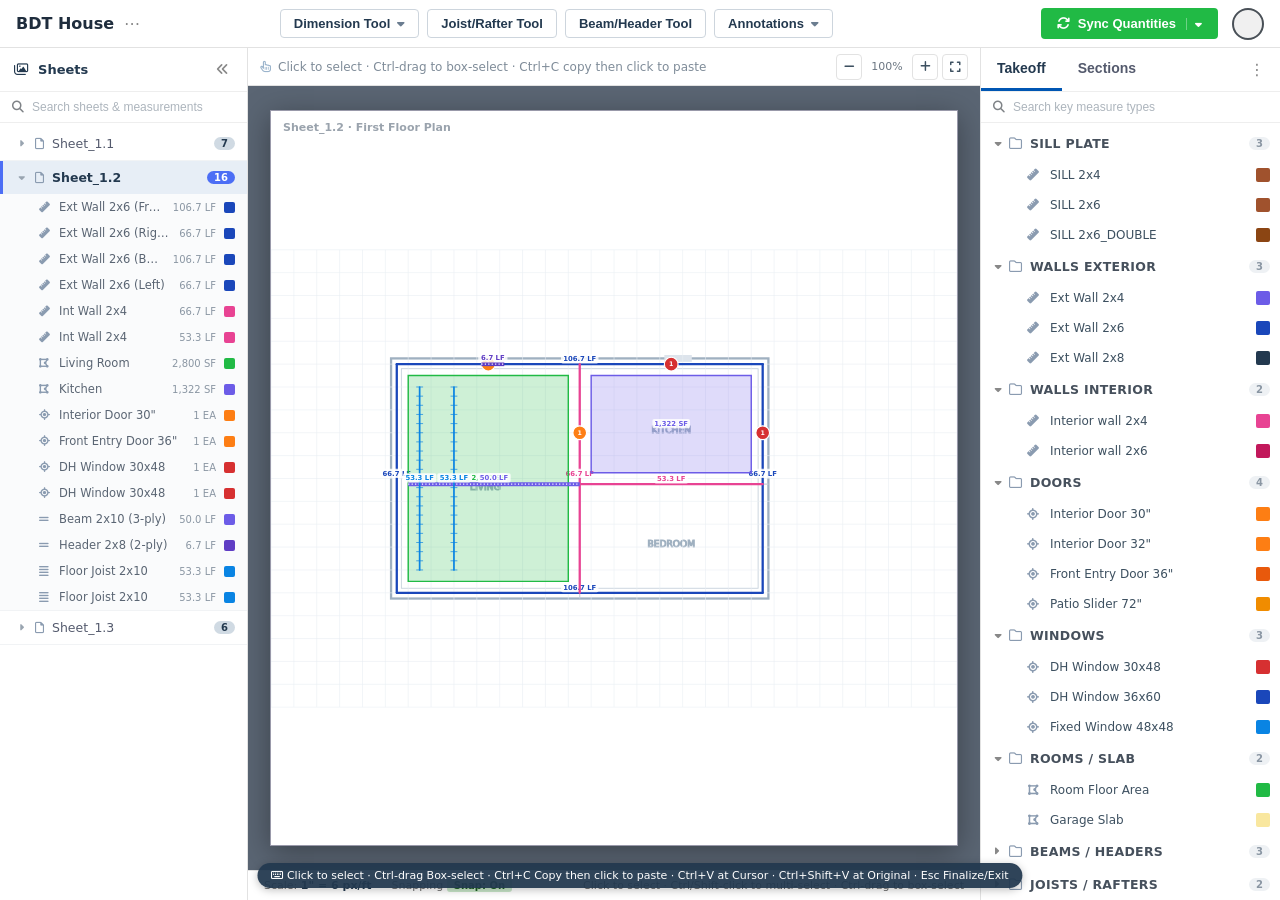
<file: index.html>
<!DOCTYPE html>
<html lang="en">
<head>
  <meta charset="UTF-8" />
  <meta name="viewport" content="width=device-width, initial-scale=1.0" />
  <title>PTO · Copy / Paste Measurements Prototype</title>
  <link rel="stylesheet" href="https://cdnjs.cloudflare.com/ajax/libs/font-awesome/6.5.1/css/all.min.css" />
  <link rel="stylesheet" href="styles.css" />
</head>
<body>

  <!-- ===================== TOP BAR ===================== -->
  <header class="topbar">
    <div class="topbar-left">
      <span class="job-name">BDT House</span>
      <span class="job-dots" title="Job menu">&#8943;</span>
    </div>

    <div class="topbar-center">
      <button class="pto-tool"><span>Dimension Tool</span> <i class="fa-solid fa-caret-down"></i></button>
      <button class="pto-tool"><span>Joist/Rafter Tool</span></button>
      <button class="pto-tool"><span>Beam/Header Tool</span></button>
      <button class="pto-tool"><span>Annotations</span> <i class="fa-solid fa-caret-down"></i></button>
    </div>

    <div class="topbar-right">
      <div class="clipboard-indicator" id="clipboard-indicator">
        <i class="fa-solid fa-clipboard"></i>
        <span>Clipboard</span>
        <span class="clip-count" id="clip-count">0</span>
      </div>
      <button class="sync-btn"><i class="fa-solid fa-arrows-rotate"></i> Sync Quantities <span class="sync-caret"><i class="fa-solid fa-caret-down"></i></span></button>
      <div class="profile-circle"></div>
    </div>
  </header>

  <!-- ===================== MAIN LAYOUT ===================== -->
  <div class="main-layout">

    <!-- ============ LEFT — SHEETS PANEL ============ -->
    <aside class="sheets-panel" id="sheets-panel">
      <div class="panel-header">
        <span><i class="fa-regular fa-images"></i>&nbsp; Sheets</span>
        <span class="collapse-toggle" id="sheets-collapse" title="Collapse panel">
          <i class="fa-solid fa-angles-left"></i>
        </span>
      </div>
      <div class="panel-body">
        <div class="search-box">
          <i class="fa-solid fa-magnifying-glass"></i>
          <input id="sheet-search" type="text" placeholder="Search sheets & measurements" />
        </div>
        <ul class="sheet-list" id="sheet-list"></ul>
      </div>
    </aside>

    <!-- ============ CENTER — CANVAS ============ -->
    <main class="canvas-area">
      <div class="canvas-toolbar">
        <span class="canvas-hint" id="canvas-hint"><i class="fa-regular fa-hand-pointer"></i> Click to select &middot; Ctrl-drag to box-select &middot; Ctrl+C copy then click to paste</span>

        <span class="spacer"></span>

        <div class="zoom-group">
          <button class="zoom-btn" id="zoom-out" title="Zoom out"><i class="fa-solid fa-minus"></i></button>
          <span class="zoom-label" id="zoom-label">100%</span>
          <button class="zoom-btn" id="zoom-in" title="Zoom in"><i class="fa-solid fa-plus"></i></button>
          <button class="zoom-btn" id="zoom-fit" title="Fit to screen"><i class="fa-solid fa-expand"></i></button>
        </div>
      </div>

      <div class="canvas-stage" id="canvas-stage">
        <div class="canvas-sheet-wrap" id="canvas-sheet-wrap">
          <svg id="draw-svg" xmlns="http://www.w3.org/2000/svg" preserveAspectRatio="xMidYMid meet"></svg>
          <div class="sheet-tag" id="sheet-tag"></div>
          <!-- Mode indicator badge (shown in Move / Paste mode) -->
          <div class="mode-badge" id="mode-badge"><i class="fa-solid fa-up-down-left-right"></i> <span id="mode-badge-text">Move mode</span></div>
          <!-- Floating coordinate / distance readout (shown while dragging or placing) -->
          <div class="coord-readout" id="coord-readout"></div>
        </div>
      </div>

      <div class="status-bar">
        <span class="status-item">Scale: <b>1" = 6 px/ft</b></span>
        <span class="status-item">Snapping <span class="on" id="status-snap">ON</span></span>
        <span class="status-spacer"></span>
        <span class="status-item" id="status-hint">Click to select · Ctrl+Click multi-select · Ctrl-drag box-select · Ctrl+C / Ctrl+V copy &amp; paste</span>
      </div>
    </main>

    <!-- ============ RIGHT — TAKEOFF PANEL ============ -->
    <aside class="takeoff-panel">
      <div class="panel-top-row">
        <div class="tab-bar">
          <button class="tab active" id="tab-takeoff">Takeoff</button>
          <button class="tab" id="tab-sections">Sections</button>
        </div>
        <span class="panel-dots" title="Panel menu">&#8942;</span>
      </div>
      <div class="search-box">
        <i class="fa-solid fa-magnifying-glass"></i>
        <input id="tree-search" type="text" placeholder="Search key measure types" />
      </div>
      <div class="takeoff-tree" id="takeoff-tree"></div>
    </aside>

  </div>

  <!-- ===================== CONTEXT MENU ===================== -->
  <div class="context-menu" id="context-menu">
    <div class="ctx-item" id="ctx-copy">
      <i class="fa-solid fa-copy ctx-icon"></i>
      <span class="ctx-label">Copy</span>
      <span class="ctx-shortcut">Ctrl+C</span>
    </div>
    <div class="ctx-item" id="ctx-paste-cursor">
      <i class="fa-solid fa-location-crosshairs ctx-icon"></i>
      <span class="ctx-label">Paste at Cursor</span>
      <span class="ctx-shortcut">Ctrl+V</span>
    </div>
    <div class="ctx-item" id="ctx-paste">
      <i class="fa-solid fa-paste ctx-icon"></i>
      <span class="ctx-label">Paste at Original Location</span>
      <span class="ctx-shortcut">Ctrl+Shift+V</span>
    </div>
    <div class="ctx-item" id="ctx-edit">
      <i class="fa-solid fa-pen ctx-icon"></i>
      <span class="ctx-label">Edit Properties&hellip;</span>
      <span class="ctx-shortcut">Dbl-click</span>
    </div>
    <div class="ctx-item" id="ctx-combine">
      <i class="fa-solid fa-object-group ctx-icon"></i>
      <span class="ctx-label">Combine Measurements</span>
      <span class="ctx-shortcut"></span>
    </div>
    <div class="ctx-divider"></div>
    <div class="ctx-item" id="ctx-delete">
      <i class="fa-solid fa-trash ctx-icon"></i>
      <span class="ctx-label">Delete</span>
      <span class="ctx-shortcut">Del</span>
    </div>
  </div>

  <!-- ===================== COLLISION POPOVER ===================== -->
  <div class="collide-popover" id="collide-popover">
    <div class="collide-head"><i class="fa-solid fa-layer-group"></i> <span id="collide-title">A measurement already exists here</span></div>
    <div class="collide-sub" id="collide-sub">Choose how to handle the overlapping paste.</div>
    <div class="collide-btns">
      <button class="collide-merge" id="collide-merge"><i class="fa-solid fa-code-merge"></i> Merge Quantities</button>
      <button class="collide-separate primary" id="collide-separate"><i class="fa-solid fa-clone"></i> Place Separately</button>
      <button class="collide-cancel" id="collide-cancel">Cancel</button>
    </div>
  </div>

  <!-- ===================== TOASTS ===================== -->
  <div class="toast-container" id="toast-container"></div>

  <!-- ===================== HELP PILL ===================== -->
  <div class="help-pill" title="Keyboard shortcuts">
    <i class="fa-regular fa-keyboard"></i>
    <span>Click to select &middot; Ctrl-drag Box-select &middot; Ctrl+C Copy then click to paste &middot; Ctrl+V at Cursor &middot; Ctrl+Shift+V at Original &middot; Esc Finalize/Exit</span>
  </div>

  <!-- ===================== SCRIPTS ===================== -->
  <script src="data.js"></script>
  <script src="app.js"></script>
</body>
</html>
</file>
<file: styles.css>
/* ====================================================================
   PTO Copy/Paste Prototype — Visual Canvas Edition
   Follows the PTO (Pipeline LBM) design system.
   ==================================================================== */
:root {
  --color-primary: #23394F;
  --color-primary-hover: #325373;
  --color-success: #21ba45;
  --color-info: #4c6ef5;
  --color-sel: #1565c0;
  --color-error: #ba2121;
  --color-border: #E2E2E2;
  --color-bg: #ededed;
  --color-text: #23394F;
  --color-text-muted: #797979;
}
*, *::before, *::after { box-sizing: border-box; margin: 0; padding: 0; }
html, body {
  height: 100%;
  font-family: 'Lato', 'Helvetica Neue', 'Segoe UI', system-ui, sans-serif;
  font-size: 13px; color: var(--color-text); background: var(--color-bg); overflow: hidden;
}

/* ======= Top Header Bar ======= */
.topbar { display: flex; align-items: center; justify-content: space-between; height: 48px; background: #fff; border-bottom: 1px solid var(--color-border); padding: 0 16px; z-index: 100; position: relative; }
.topbar-left { display: flex; align-items: center; gap: 8px; min-width: 200px; }
.job-name { font-weight: 700; font-size: 16px; color: #1f2d3d; }
.job-dots { color: #888; cursor: pointer; letter-spacing: 1px; font-size: 16px; padding: 0 2px; }
.job-dots:hover { color: var(--color-primary); }

/* PTO center toolbar buttons */
.topbar-center { display: flex; gap: 8px; }
.pto-tool { background: #fff; border: 1px solid #cdd5dd; padding: 6px 13px; border-radius: 4px; cursor: pointer; font-size: 13px; color: var(--color-primary); font-weight: 600; transition: all .12s; display: inline-flex; align-items: center; gap: 7px; white-space: nowrap; }
.pto-tool:hover { background: #eef3f8; border-color: #9bb4cc; }
.pto-tool .fa-caret-down { color: #6b7d90; font-size: 12px; }

.topbar-right { display: flex; align-items: center; gap: 14px; min-width: 200px; justify-content: flex-end; }

/* Green Sync Quantities button */
.sync-btn { display: inline-flex; align-items: center; gap: 8px; background: #21ba45; border: none; color: #fff; padding: 8px 16px; border-radius: 4px; font-size: 13px; font-weight: 600; cursor: pointer; transition: background .12s; }
.sync-btn:hover { background: #1ea83e; }
.sync-btn .sync-caret { border-left: 1px solid rgba(255,255,255,.35); padding-left: 8px; margin-left: 2px; font-size: 11px; }
.clipboard-indicator { display: flex; align-items: center; gap: 6px; background: #eef2f7; border: 1px solid #c9d6e3; color: var(--color-primary); padding: 4px 12px; border-radius: 14px; font-size: 12px; font-weight: 600; opacity: 0; transform: translateY(-2px); transition: all .2s; pointer-events: none; }
.clipboard-indicator.active { opacity: 1; transform: translateY(0); }
.clipboard-indicator i { color: var(--color-info); }
.clipboard-indicator .clip-count { background: var(--color-info); color: #fff; border-radius: 9px; min-width: 18px; height: 18px; display: inline-flex; align-items: center; justify-content: center; font-size: 11px; padding: 0 5px; }
.sync-badge { display: flex; align-items: center; gap: 6px; background: var(--color-success); color: #fff; padding: 5px 12px; border-radius: 4px; font-size: 12px; font-weight: 600; }
.profile-circle { width: 32px; height: 32px; border-radius: 50%; border: 2px solid #495057; background: #f0f0f0; }

/* ======= Main Layout ======= */
.main-layout { display: flex; height: calc(100vh - 48px); }

/* ======= Left Sheets Panel ======= */
.sheets-panel { width: 248px; min-width: 210px; background: #fff; border-right: 1px solid var(--color-border); display: flex; flex-direction: column; overflow: hidden; transition: width .2s; }
.sheets-panel.collapsed { width: 44px; min-width: 44px; }
.sheets-panel.collapsed .panel-body { display: none; }
.panel-header { display: flex; justify-content: space-between; align-items: center; padding: 12px 14px; font-weight: 700; font-size: 13px; border-bottom: 1px solid #eee; color: var(--color-primary); }
.panel-header .collapse-toggle { cursor: pointer; color: #888; padding: 2px 4px; border-radius: 3px; }
.panel-header .collapse-toggle:hover { background: #f0f0f0; color: var(--color-primary); }
.search-box { display: flex; align-items: center; gap: 8px; padding: 8px 12px; border-bottom: 1px solid #eee; }
.search-box input { border: none; outline: none; font-size: 12px; width: 100%; background: transparent; color: #495057; }
.search-box input::placeholder { color: #ADB5BD; }
.search-box i { color: #7f8387; font-size: 12px; }
.panel-body { display: flex; flex-direction: column; overflow: hidden; flex: 1; }

/* Sheet accordion */
.sheet-list { list-style: none; overflow-y: auto; flex: 1; padding: 4px 0; }
.sheet-block { border-bottom: 1px solid #f1f3f5; }
.sheet-head { display: flex; align-items: center; gap: 8px; padding: 9px 12px; cursor: pointer; font-size: 12.5px; color: #545a6d; transition: background .12s; border-left: 3px solid transparent; }
.sheet-head:hover { background: #f0f4ff; }
.sheet-block.active .sheet-head { background: #e7eef6; color: var(--color-primary); font-weight: 700; border-left-color: var(--color-info); }
.sheet-head .caret { width: 12px; text-align: center; font-size: 10px; color: #99a4b0; transition: transform .2s; }
.sheet-head .caret.open { transform: rotate(90deg); }
.sheet-head .sheet-icon { color: #8a9bb0; font-size: 12px; }
.sheet-head .sheet-label { flex: 1; white-space: nowrap; overflow: hidden; text-overflow: ellipsis; }
.sheet-head .sheet-count { background: #d0dae3; color: var(--color-primary); border-radius: 9px; font-size: 10px; padding: 1px 7px; font-weight: 700; }
.sheet-block.active .sheet-head .sheet-count { background: var(--color-info); color: #fff; }

.sheet-measures { list-style: none; background: #fafbfc; overflow: hidden; }
.sheet-measures.collapsed { display: none; }
.measure-row { display: flex; align-items: center; gap: 8px; padding: 6px 12px 6px 34px; font-size: 11.5px; color: #5a6573; cursor: pointer; border-left: 3px solid transparent; }
.measure-row:hover { background: #eef3f8; }
.measure-row.selected { background: #d6ecfb; border-left-color: var(--color-sel); color: var(--color-primary); font-weight: 600; }
.measure-row .m-icon { width: 14px; text-align: center; color: #8a9bb0; font-size: 11px; }
.measure-row .m-name { flex: 1; white-space: nowrap; overflow: hidden; text-overflow: ellipsis; }
.measure-row .m-qty { font-size: 10px; color: #8a96a3; font-variant-numeric: tabular-nums; }
.measure-row .m-swatch { width: 11px; height: 11px; border-radius: 2px; flex-shrink: 0; }

/* ======= Center Canvas ======= */
.canvas-area { flex: 1; display: flex; flex-direction: column; background: #5a6573; position: relative; min-width: 0; }
.canvas-toolbar { height: 38px; background: #fff; border-bottom: 1px solid var(--color-border); display: flex; align-items: center; gap: 6px; padding: 0 12px; }
.ctool { display: inline-flex; align-items: center; gap: 6px; padding: 5px 11px; border: 1px solid var(--color-border); border-radius: 4px; background: #fff; color: #3d5060; cursor: pointer; font-size: 12px; transition: all .12s; }
.ctool:hover { background: #eef3f8; }
.ctool.active { background: #e7eef6; border-color: #9bb4cc; color: var(--color-primary); font-weight: 600; }
.ctool .dot { width: 9px; height: 9px; border-radius: 2px; }
.canvas-toolbar .spacer { flex: 1; }
.tool-group { display: inline-flex; gap: 4px; }
.tool-sep { width: 1px; height: 22px; background: var(--color-border); margin: 0 4px; display: inline-block; }
.ctool i { font-size: 12px; }
.ctool[data-tool="move"].active, .ctool[data-tool="move"]:hover { background: #fff4e6; border-color: #f0a455; color: #b25e09; }
.ctool[data-tool="move"].active { box-shadow: inset 0 0 0 1px #f0a455; }
/* Combine Same KM button */
.combine-btn { background: #eef6ee; border-color: #aacfaa; color: #1b6b2e; font-weight: 600; }
.combine-btn:hover:not(:disabled) { background: #dff0df; border-color: #7cb87c; }
.combine-btn:disabled { background: #f4f5f6; border-color: var(--color-border); color: #b6bdc4; cursor: not-allowed; }
.canvas-hint { font-size: 12px; color: #7f8c99; display: inline-flex; align-items: center; gap: 7px; }
.canvas-hint i { color: #9bb4cc; }
.zoom-group { display: flex; align-items: center; gap: 4px; }
.zoom-btn { width: 26px; height: 26px; border: 1px solid var(--color-border); background: #fff; border-radius: 4px; cursor: pointer; color: #3d5060; font-size: 12px; }
.zoom-btn:hover { background: #eef3f8; }
.zoom-label { font-size: 11px; color: #6b7682; min-width: 42px; text-align: center; }

.canvas-stage { flex: 1; position: relative; overflow: hidden; display: flex; align-items: center; justify-content: center; }
.canvas-sheet-wrap { width: 94%; height: 94%; background: #fff; box-shadow: 0 6px 28px rgba(0,0,0,0.35); border: 1px solid #99a; position: relative; overflow: hidden; transition: box-shadow .15s, outline-color .15s; outline: 3px solid transparent; outline-offset: -3px; }
#draw-svg { width: 100%; height: 100%; display: block; touch-action: none; background: #fff; }
#draw-svg.mode-select { cursor: default; }
#draw-svg.panning { cursor: grabbing; }
.sheet-tag { position: absolute; top: 10px; left: 12px; font-size: 11px; font-weight: 700; color: #9aa3ad; pointer-events: none; }

/* Move / Paste mode visual indicator (border glow on the sheet) */
.canvas-sheet-wrap.mode-move  { outline-color: #f0a455; box-shadow: 0 6px 28px rgba(0,0,0,0.35), inset 0 0 0 1px #f0a455; }
.canvas-sheet-wrap.mode-paste { outline-color: var(--color-sel); box-shadow: 0 6px 28px rgba(0,0,0,0.35), inset 0 0 0 1px var(--color-sel); }

/* Mode badge (top-center of canvas) */
.mode-badge { position: absolute; top: 10px; left: 50%; transform: translateX(-50%); display: none; align-items: center; gap: 7px; padding: 5px 14px; border-radius: 14px; font-size: 12px; font-weight: 700; color: #fff; box-shadow: 0 2px 8px rgba(0,0,0,0.25); pointer-events: none; z-index: 30; }
.mode-badge.show { display: inline-flex; }
.mode-badge.move  { background: #b25e09; }
.mode-badge.paste { background: var(--color-sel); }

/* Floating coordinate / distance readout */
.coord-readout { position: absolute; display: none; background: rgba(35,57,79,0.94); color: #fff; font-size: 11px; font-weight: 600; padding: 4px 9px; border-radius: 5px; pointer-events: none; z-index: 40; white-space: nowrap; font-variant-numeric: tabular-nums; box-shadow: 0 2px 6px rgba(0,0,0,0.3); }
.coord-readout.show { display: block; }
.coord-readout .cr-delta { color: #8addff; }

/* Beam / Header visuals */
.meas-beam { stroke-width: 7; stroke-linecap: butt; }
.meas-beam-core { stroke: #fff; stroke-width: 2; stroke-dasharray: 2 4; pointer-events: none; }
.meas-beam-cap { stroke-width: 7; stroke-linecap: butt; }
/* Joist / Rafter visuals */
.meas-joist-run { stroke-width: 3; stroke-linecap: round; }
.joist-tick { stroke-width: 1.6; opacity: .75; pointer-events: none; }

/* Measurement visuals (SVG classes) */
.meas { cursor: pointer; }
.meas-line { stroke-width: 4; stroke-linecap: round; }
.meas-line-hit { stroke: transparent; stroke-width: 16; cursor: pointer; }
.meas-poly { stroke-width: 2.5; fill-opacity: 0.22; }
.meas-point-dot { stroke: #fff; stroke-width: 2; }
.meas-label { font-size: 12px; font-weight: 600; paint-order: stroke; stroke: #fff; stroke-width: 3px; stroke-linejoin: round; pointer-events: none; }
.meas-label-bg { fill: #ffffff; opacity: 0.82; }
.point-badge { fill: #fff; font-size: 11px; font-weight: 700; text-anchor: middle; pointer-events: none; }

/* Selected state */
.meas.selected .meas-line { stroke-dasharray: none; }
.sel-outline { fill: none; stroke: var(--color-sel); stroke-width: 1.5; stroke-dasharray: 5 4; pointer-events: none; }
.handle { fill: #fff; stroke: var(--color-sel); stroke-width: 2; cursor: grab; }
.handle:hover { fill: #e3f2fd; }
.handle.midmove { cursor: move; }

/* Copied — marching ants */
@keyframes ants { to { stroke-dashoffset: -16; } }
.copied-outline { fill: none; stroke: var(--color-info); stroke-width: 2; stroke-dasharray: 6 4; animation: ants .5s linear infinite; pointer-events: none; }

/* Pasted flash */
@keyframes pasteflash { 0% { opacity: .15; } 100% { opacity: 1; } }
.just-pasted { animation: pasteflash 1s ease-out; }

/* Rubber-band selection box */
.rubber-band { fill: rgba(21,101,192,0.10); stroke: var(--color-sel); stroke-width: 1; stroke-dasharray: 4 3; pointer-events: none; }

/* Paste-at-cursor ghost preview */
.paste-ghost { opacity: .55; pointer-events: none; }
.paste-ghost .ghost-line { stroke-width: 3; stroke-dasharray: 6 4; opacity: .8; }
.paste-ghost .ghost-poly { fill-opacity: .12; stroke-width: 2; stroke-dasharray: 6 4; }
.paste-ghost .ghost-point { fill-opacity: .55; stroke: #fff; stroke-width: 2; }
.paste-ghost .ghost-cross { stroke: var(--color-sel); stroke-width: 1.5; opacity: .9; }
.paste-ghost .ghost-hint { fill: var(--color-sel); font-size: 12px; font-weight: 600; paint-order: stroke; stroke: rgba(255,255,255,.85); stroke-width: 3px; }

/* Snap indicators (highlight active snap point during move/paste) */
@keyframes snappulse { 0% { r: 5; opacity: .9; } 100% { r: 9; opacity: .35; } }
.snap-marker { fill: none; stroke: #f59f00; stroke-width: 2; }
.snap-marker.pulse { animation: snappulse .7s ease-out infinite alternate; }
.snap-cross { stroke: #f59f00; stroke-width: 1.5; }
.snap-marker.grid { stroke: #4c6ef5; }
.snap-cross.grid { stroke: #4c6ef5; }

.status-bar { height: 30px; background: #fff; border-top: 1px solid var(--color-border); display: flex; align-items: center; gap: 20px; padding: 0 16px; font-size: 11px; color: #666; }
.status-bar .status-item b { color: var(--color-primary); }
.status-bar .on { color: #1b5e20; background: #c8e6c9; padding: 1px 7px; border-radius: 3px; font-size: 10px; font-weight: 700; }
.status-bar .status-spacer { margin-left: auto; }

/* ======= Right Takeoff Panel ======= */
.takeoff-panel { width: 300px; min-width: 260px; max-width: 380px; background: #fff; border-left: 1px solid var(--color-border); display: flex; flex-direction: column; overflow: hidden; }
.panel-top-row { display: flex; align-items: center; justify-content: space-between; border-bottom: 1px solid #eee; padding-right: 10px; }
.tab-bar { display: flex; }
.tab { padding: 12px 16px; font-size: 14px; font-weight: 600; border: none; background: #fff; cursor: pointer; transition: all .15s; border-bottom: 3px solid transparent; color: #545a6d; }
.tab.active { color: var(--color-primary); border-bottom-color: #0056b3; }
.tab:hover:not(.active) { background: #f5f7fa; }
.panel-dots { color: #888; cursor: pointer; font-size: 16px; padding: 4px; letter-spacing: 1px; }
.takeoff-tree { flex: 1; overflow-y: auto; overflow-x: hidden; padding: 4px 0 12px; user-select: none; }
.section-header { display: flex; align-items: center; padding: 9px 10px 9px 8px; cursor: pointer; transition: background .12s; }
.section-header:hover { background: #f5f7fa; }
.section-header .caret { width: 16px; text-align: center; font-size: 11px; color: #888; transition: transform .2s; flex-shrink: 0; }
.section-header .caret.open { transform: rotate(90deg); }
.section-header .folder-icon { color: #8a9bb0; margin: 0 8px 0 4px; font-size: 13px; flex-shrink: 0; }
.section-header .section-name { font-weight: 700; font-size: 12.5px; color: #46505c; flex: 1; letter-spacing: 0.3px; }
.section-header .section-count { background: #eef1f4; color: #8a96a3; border-radius: 9px; font-size: 10px; padding: 1px 7px; font-weight: 700; }
.section-items.collapsed { display: none; }
.section-empty { padding: 5px 10px 7px 42px; font-size: 11px; color: #b0b8c0; font-style: italic; }
.item-row { display: flex; align-items: center; padding: 6px 10px 6px 40px; cursor: pointer; transition: background .1s; position: relative; min-height: 30px; border-left: 3px solid transparent; }
.item-row:hover { background: #f0f5fa; }
.item-row .item-icon { color: #8a9bb0; font-size: 12px; width: 18px; text-align: center; flex-shrink: 0; margin-right: 8px; }
.item-row .item-name { font-size: 12px; color: #3d5060; flex: 1; white-space: nowrap; overflow: hidden; text-overflow: ellipsis; }
.item-row .item-qty { font-size: 11px; color: #8a96a3; margin: 0 10px; flex-shrink: 0; font-variant-numeric: tabular-nums; }
.item-row .item-color { width: 14px; height: 14px; border-radius: 2px; flex-shrink: 0; }
.item-row.selected { background: #d6ecfb; border-left-color: var(--color-sel); }
.item-row.selected .item-name { color: var(--color-primary); font-weight: 600; }
/* library rows = read-only key measure types (catalog) */
.item-row.lib-row { cursor: default; }
.item-row.lib-row:hover { background: #f5f8fb; }

/* ======= Context Menu ======= */
.context-menu { position: fixed; z-index: 9000; min-width: 196px; background: #fff; border: 1px solid #ddd; border-radius: 6px; box-shadow: 0 0 1rem rgba(0,0,0,.2); padding: 5px 0; font-size: 13px; display: none; }
.context-menu.open { display: block; }
.ctx-item { display: flex; align-items: center; gap: 10px; padding: 9px 16px; color: #3d5060; cursor: pointer; transition: background .1s; }
.ctx-item .ctx-icon { width: 16px; text-align: center; color: #8a9bb0; font-size: 13px; }
.ctx-item .ctx-shortcut { margin-left: auto; font-size: 11px; color: #aab3bd; padding-left: 24px; }
.ctx-item:hover:not(.disabled) { background: #ededed; color: #16181b; }
.ctx-item:hover:not(.disabled) .ctx-icon { color: var(--color-primary); }
.ctx-item.danger { color: #973937; }
.ctx-item.danger .ctx-icon { color: #ba2121; }
.ctx-item.danger:hover:not(.disabled) { background: #fbeaea; }
.ctx-item.disabled { color: #c2c8ce; cursor: not-allowed; }
.ctx-item.disabled .ctx-icon, .ctx-item.disabled .ctx-shortcut { color: #d6dadf; }
.ctx-divider { height: 1px; background: var(--color-border); margin: 4px 0; }

/* ======= Modal ======= */
.modal-overlay { position: fixed; inset: 0; background: rgba(0,0,0,0.4); z-index: 9500; display: flex; align-items: center; justify-content: center; }
.modal-box { background: #fff; border-radius: 8px; box-shadow: 0 0 20px rgba(0,0,0,0.35); padding: 22px 26px; width: 390px; max-width: 92vw; }
.modal-box h4 { font-size: 15px; margin-bottom: 4px; color: var(--color-primary); }
.modal-box .modal-sub { font-size: 11.5px; color: var(--color-text-muted); margin-bottom: 14px; }
.modal-box label { font-size: 12px; color: #46505c; font-weight: 600; display: block; margin-bottom: 5px; margin-top: 14px; }
.modal-box input, .modal-box select { width: 100%; padding: 8px 10px; border: 1px solid #CED4DA; border-radius: 4px; font-size: 13px; outline: none; color: #495057; }
.modal-box input:focus, .modal-box select:focus { border-color: var(--color-info); box-shadow: 0 0 0 2px rgba(76,110,245,0.12); }
.modal-row { display: flex; gap: 12px; }
.modal-row > div { flex: 1; }
.color-picks { display: flex; flex-wrap: wrap; gap: 7px; margin-top: 6px; }
.color-pick { width: 24px; height: 24px; border-radius: 5px; cursor: pointer; border: 2px solid transparent; transition: transform .1s; }
.color-pick:hover { transform: scale(1.12); }
.color-pick.selected { border-color: #23394F; box-shadow: 0 0 0 2px #fff inset; }
.modal-btns { display: flex; gap: 10px; justify-content: flex-end; margin-top: 22px; }
.modal-btns button { padding: 8px 20px; border-radius: 4px; font-size: 13px; cursor: pointer; border: 1px solid #ccc; background: #fff; color: #555; font-weight: 600; }
.modal-btns button.primary { background: var(--color-primary); color: #fff; border-color: var(--color-primary); }
.modal-btns button.primary:hover { background: var(--color-primary-hover); }
.modal-btns button:hover:not(.primary) { background: #f5f5f5; }

/* ======= Toast ======= */
.toast-container { position: fixed; bottom: 50px; left: 50%; transform: translateX(-50%); z-index: 9800; display: flex; flex-direction: column; gap: 8px; align-items: center; pointer-events: none; }
.toast { display: flex; align-items: center; gap: 9px; background: #323232; color: #fff; padding: 10px 20px; border-radius: 6px; font-size: 12.5px; box-shadow: 0 4px 16px rgba(0,0,0,0.25); opacity: 0; transform: translateY(12px); transition: all .25s; max-width: 80vw; }
.toast.show { opacity: 1; transform: translateY(0); }
.toast i { font-size: 14px; }
.toast.success { background: #1E561F; } .toast.success i { color: #8eff9b; }
.toast.error { background: #973937; } .toast.error i { color: #ffc9c9; }
.toast.info { background: var(--color-primary); } .toast.info i { color: #8addff; }

/* ======= Scrollbars ======= */
.takeoff-tree::-webkit-scrollbar, .sheet-list::-webkit-scrollbar { width: 7px; }
.takeoff-tree::-webkit-scrollbar-thumb, .sheet-list::-webkit-scrollbar-thumb { background: #ccc; border-radius: 3px; }

/* ======= Help pill ======= */
.help-pill { position: fixed; bottom: 12px; left: 50%; transform: translateX(-50%); background: rgba(35,57,79,0.94); color: #fff; font-size: 11px; padding: 6px 14px; border-radius: 16px; z-index: 200; box-shadow: 0 2px 8px rgba(0,0,0,0.25); pointer-events: none; white-space: nowrap; max-width: 96vw; overflow: hidden; text-overflow: ellipsis; }
.help-pill b { color: #8addff; }

/* ======= Collision popover (inline, near paste location) ======= */
.collide-popover { position: fixed; z-index: 9600; display: none; width: 268px; background: #fff; border: 1px solid #d3a; border-color: #e0c36b; border-radius: 8px; box-shadow: 0 6px 24px rgba(0,0,0,0.28); padding: 13px 15px; }
.collide-popover.show { display: block; }
.collide-popover::after { content: ""; position: absolute; bottom: -8px; left: 28px; width: 14px; height: 14px; background: #fff; border-right: 1px solid #e0c36b; border-bottom: 1px solid #e0c36b; transform: rotate(45deg); }
.collide-head { display: flex; align-items: center; gap: 8px; font-size: 13px; font-weight: 700; color: var(--color-primary); margin-bottom: 4px; }
.collide-head i { color: #e8a23d; }
.collide-sub { font-size: 11.5px; color: var(--color-text-muted); margin-bottom: 11px; line-height: 1.4; }
.collide-btns { display: flex; flex-direction: column; gap: 7px; }
.collide-btns button { display: inline-flex; align-items: center; gap: 8px; justify-content: center; padding: 8px 12px; border-radius: 5px; font-size: 12.5px; font-weight: 600; cursor: pointer; border: 1px solid #ccc; background: #fff; color: #46505c; transition: all .12s; }
.collide-btns button:hover { background: #f1f4f7; }
.collide-btns .primary { background: var(--color-primary); color: #fff; border-color: var(--color-primary); }
.collide-btns .primary:hover { background: var(--color-primary-hover); }
.collide-btns .collide-merge { background: #eef6ee; border-color: #aacfaa; color: #1b6b2e; }
.collide-btns .collide-merge:hover { background: #dff0df; }
.collide-btns .collide-cancel { color: #973937; }

/* ======= Conflict resolution modal extras ======= */
.modal-box .modal-note { font-size: 11px; color: var(--color-text-muted); margin-top: 5px; line-height: 1.4; }
.modal-box .conflict-confirm { display: flex; align-items: center; gap: 8px; margin-top: 14px; font-size: 12px; color: #46505c; font-weight: 600; }
.modal-box .conflict-confirm input { width: auto; }
.combine-list { background: #f6f8fa; border: 1px solid #e6ebf0; border-radius: 5px; padding: 8px 10px; margin-top: 8px; max-height: 110px; overflow-y: auto; font-size: 11.5px; color: #5a6573; }
.combine-list .cl-row { display: flex; justify-content: space-between; padding: 2px 0; }
.combine-list .cl-row b { color: var(--color-primary); font-variant-numeric: tabular-nums; }
.combine-row { display: flex; justify-content: space-between; align-items: center; padding: 3px 0; border-bottom: 1px dotted #e1e7ec; }
.combine-row:last-child { border-bottom: none; }
.combine-name { font-weight: 600; color: #3a4654; }
.audit-badge { display: inline-flex; align-items: center; gap: 5px; font-size: 10px; color: #8a96a3; font-variant-numeric: tabular-nums; background: #eef2f6; border-radius: 4px; padding: 1px 7px; }
.sel-outline-line { fill: none; stroke: var(--color-sel); stroke-width: 3; stroke-opacity: .35; pointer-events: none; }

/* ===================== ROW ELLIPSIS MENU (left panel) ===================== */
.measure-row { position: relative; }
.row-ellipsis {
  display: none; align-items: center; justify-content: center;
  width: 22px; height: 22px; flex-shrink: 0; margin-left: -2px;
  border: none; background: transparent; border-radius: 4px;
  color: #6b7785; font-size: 15px; line-height: 1; cursor: pointer; padding: 0;
}
.measure-row:hover .row-ellipsis { display: inline-flex; }
.row-ellipsis:hover { background: #d8e2ec; color: var(--color-primary); }
.row-menu {
  position: fixed; z-index: 9200; min-width: 168px; background: #fff;
  border: 1px solid #ddd; border-radius: 6px; box-shadow: 0 4px 18px rgba(0,0,0,.18);
  padding: 5px 0; font-size: 13px;
}
.row-menu .rm-item { display: flex; align-items: center; gap: 10px; padding: 9px 16px; color: #3d5060; cursor: pointer; }
.row-menu .rm-item i { width: 15px; text-align: center; color: #8a9bb0; font-size: 12px; }
.row-menu .rm-item:hover { background: #ededed; color: #16181b; }
.row-menu .rm-item:hover i { color: var(--color-primary); }
.row-menu .rm-item.danger { color: #973937; }
.row-menu .rm-item.danger i { color: #ba2121; }
.row-menu .rm-item.danger:hover { background: #fbeaea; }

/* ===================== MEASUREMENT PROPERTIES MODAL ===================== */
.modal-box.props-modal { width: 620px; max-width: 94vw; padding: 0; }
.props-modal .modal-titlebar {
  display: flex; align-items: center; justify-content: space-between;
  padding: 20px 28px 14px; border-bottom: 1px solid #edf0f3;
}
.props-modal .modal-titlebar h4 { font-size: 22px; font-weight: 600; color: #2b3440; margin: 0; }
.props-modal .modal-x {
  border: none; background: transparent; font-size: 26px; line-height: 1;
  color: #6b7785; cursor: pointer; padding: 0 4px; border-radius: 4px;
}
.props-modal .modal-x:hover { color: #2b3440; }
.props-modal .modal-sub { padding: 12px 28px 0; margin: 0; }
.props-modal .combine-list { margin: 10px 28px 0; }
.props-modal .conflict-confirm { margin: 14px 28px 0; }
.props-modal .modal-btns { padding: 18px 28px 22px; margin-top: 10px; }

.props-form {
  display: grid; grid-template-columns: 150px 1fr;
  align-items: center; gap: 16px 18px; padding: 22px 28px 4px;
}
.props-form .pf-label { text-align: right; font-size: 14px; font-weight: 500; color: #46505c; margin: 0; display: block; }
.props-form .pf-field { margin: 0; }
.props-form .pf-input {
  width: 100%; padding: 11px 12px; border: 1px solid #CED4DA; border-radius: 5px;
  font-size: 14px; outline: none; color: #495057; background: #fff;
}
.props-form .pf-input:focus { border-color: var(--color-info); box-shadow: 0 0 0 2px rgba(76,110,245,0.12); }
.props-form .props-readonly {
  width: 100%; padding: 11px 12px; border: 1px solid #e3e7eb; border-radius: 5px;
  font-size: 14px; color: #495057; background: #f1f3f5;
}
/* Linear Type spans both columns (label sits left-aligned above the radios) */
.props-form .pf-spanlabel { grid-column: 1 / -1; font-size: 15px; font-weight: 600; color: #2b3440; margin: 2px 0 -6px; }
.props-form .pf-radios { grid-column: 1 / -1; display: flex; gap: 36px; align-items: center; }
.props-form .pf-radio { display: flex; align-items: center; gap: 9px; font-size: 14px; font-weight: 500; color: #46505c; cursor: pointer; margin: 0; }
.props-form .pf-radio input { width: auto; accent-color: var(--color-primary); transform: scale(1.15); }

/* Color picker (swatch + dropdown caret + popover palette) */
.props-color { position: relative; display: inline-block; }
.color-trigger {
  display: flex; align-items: center; justify-content: space-between; gap: 14px;
  width: 130px; padding: 8px 12px; border: 1px solid #CED4DA; border-radius: 5px;
  background: #fff; cursor: pointer; color: #6b7785;
}
.color-trigger .color-trigger-sw { width: 34px; height: 20px; border-radius: 3px; border: 1px solid rgba(0,0,0,.12); }
.color-pop {
  position: absolute; top: calc(100% + 6px); left: 0; z-index: 50;
  background: #fff; border: 1px solid #dde2e7; border-radius: 6px;
  box-shadow: 0 6px 20px rgba(0,0,0,.16); padding: 10px;
  display: flex; flex-wrap: wrap; gap: 7px; width: 190px;
}
.color-pop[hidden] { display: none; }

@media (max-width: 980px) {
  .sheets-panel { width: 56px; min-width: 56px; } .sheets-panel .panel-body { display: none; }
  .takeoff-panel { width: 250px; min-width: 220px; }
}
</file>
